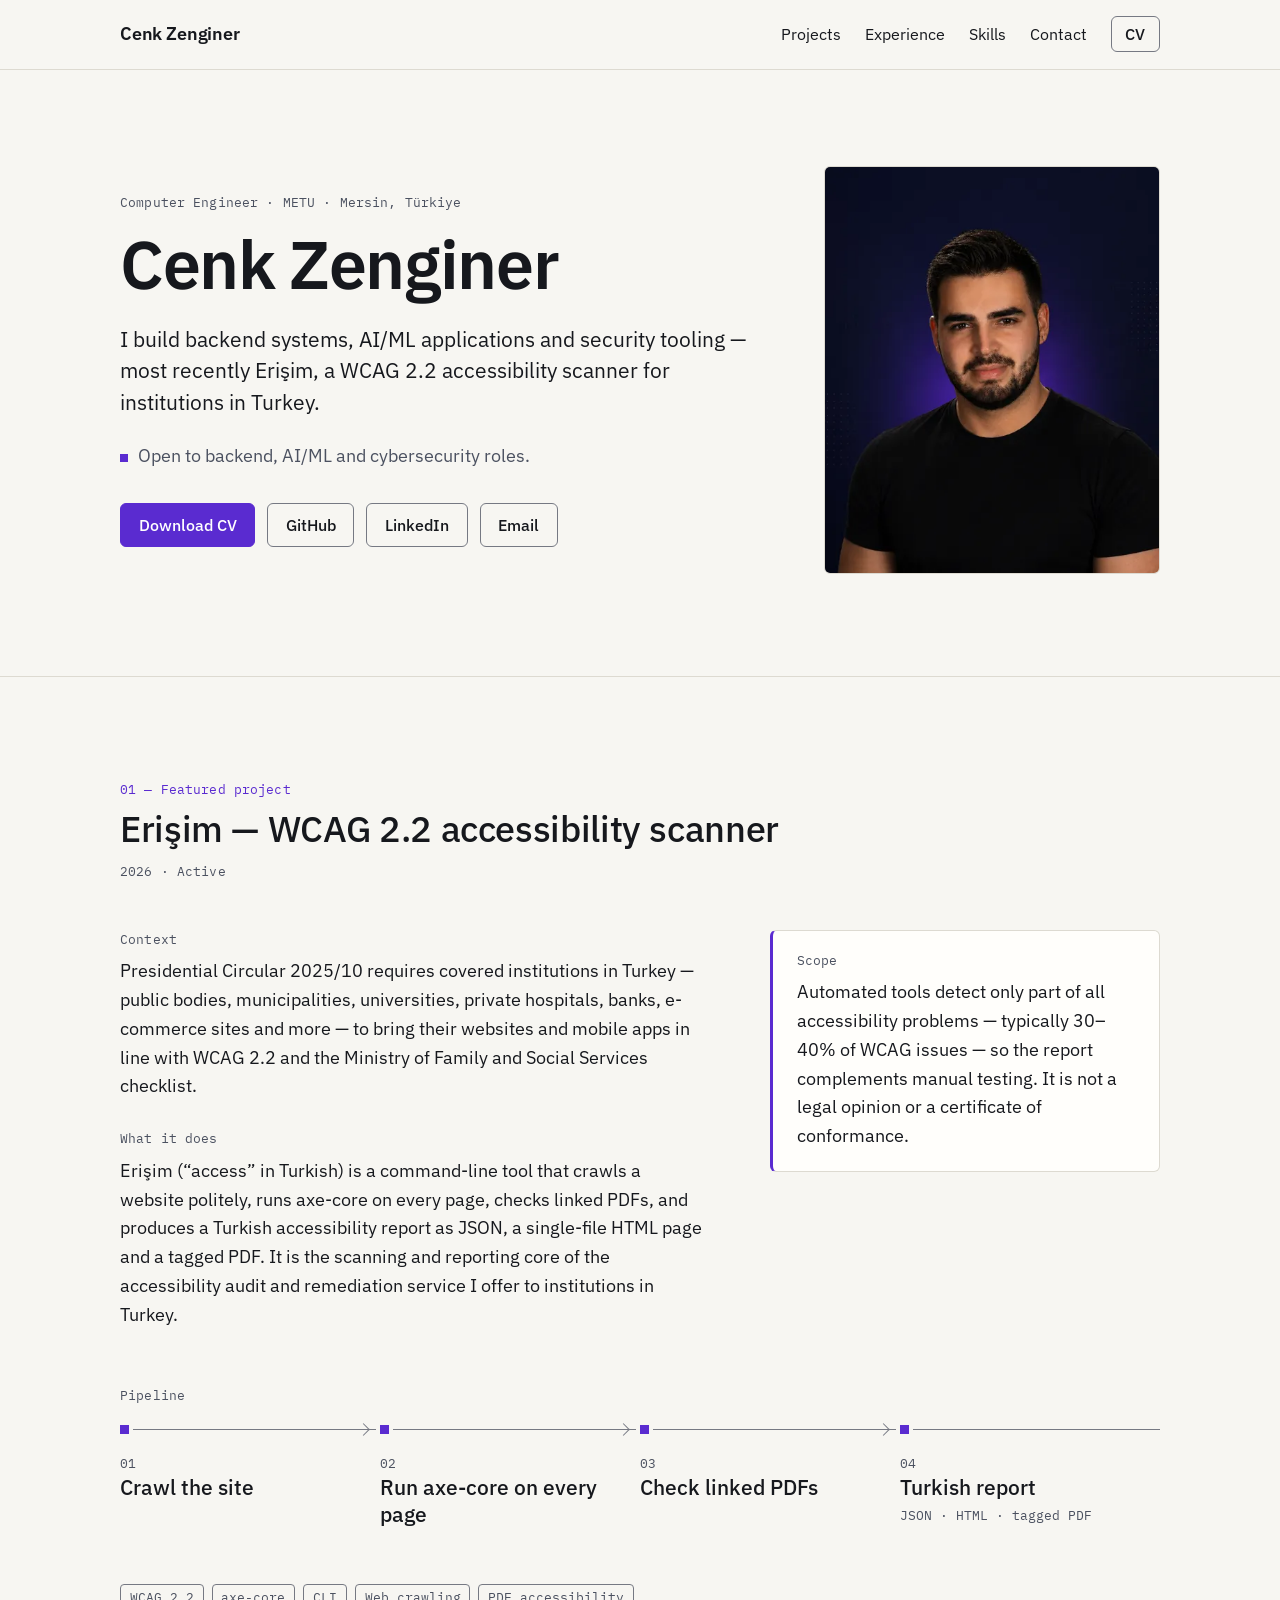
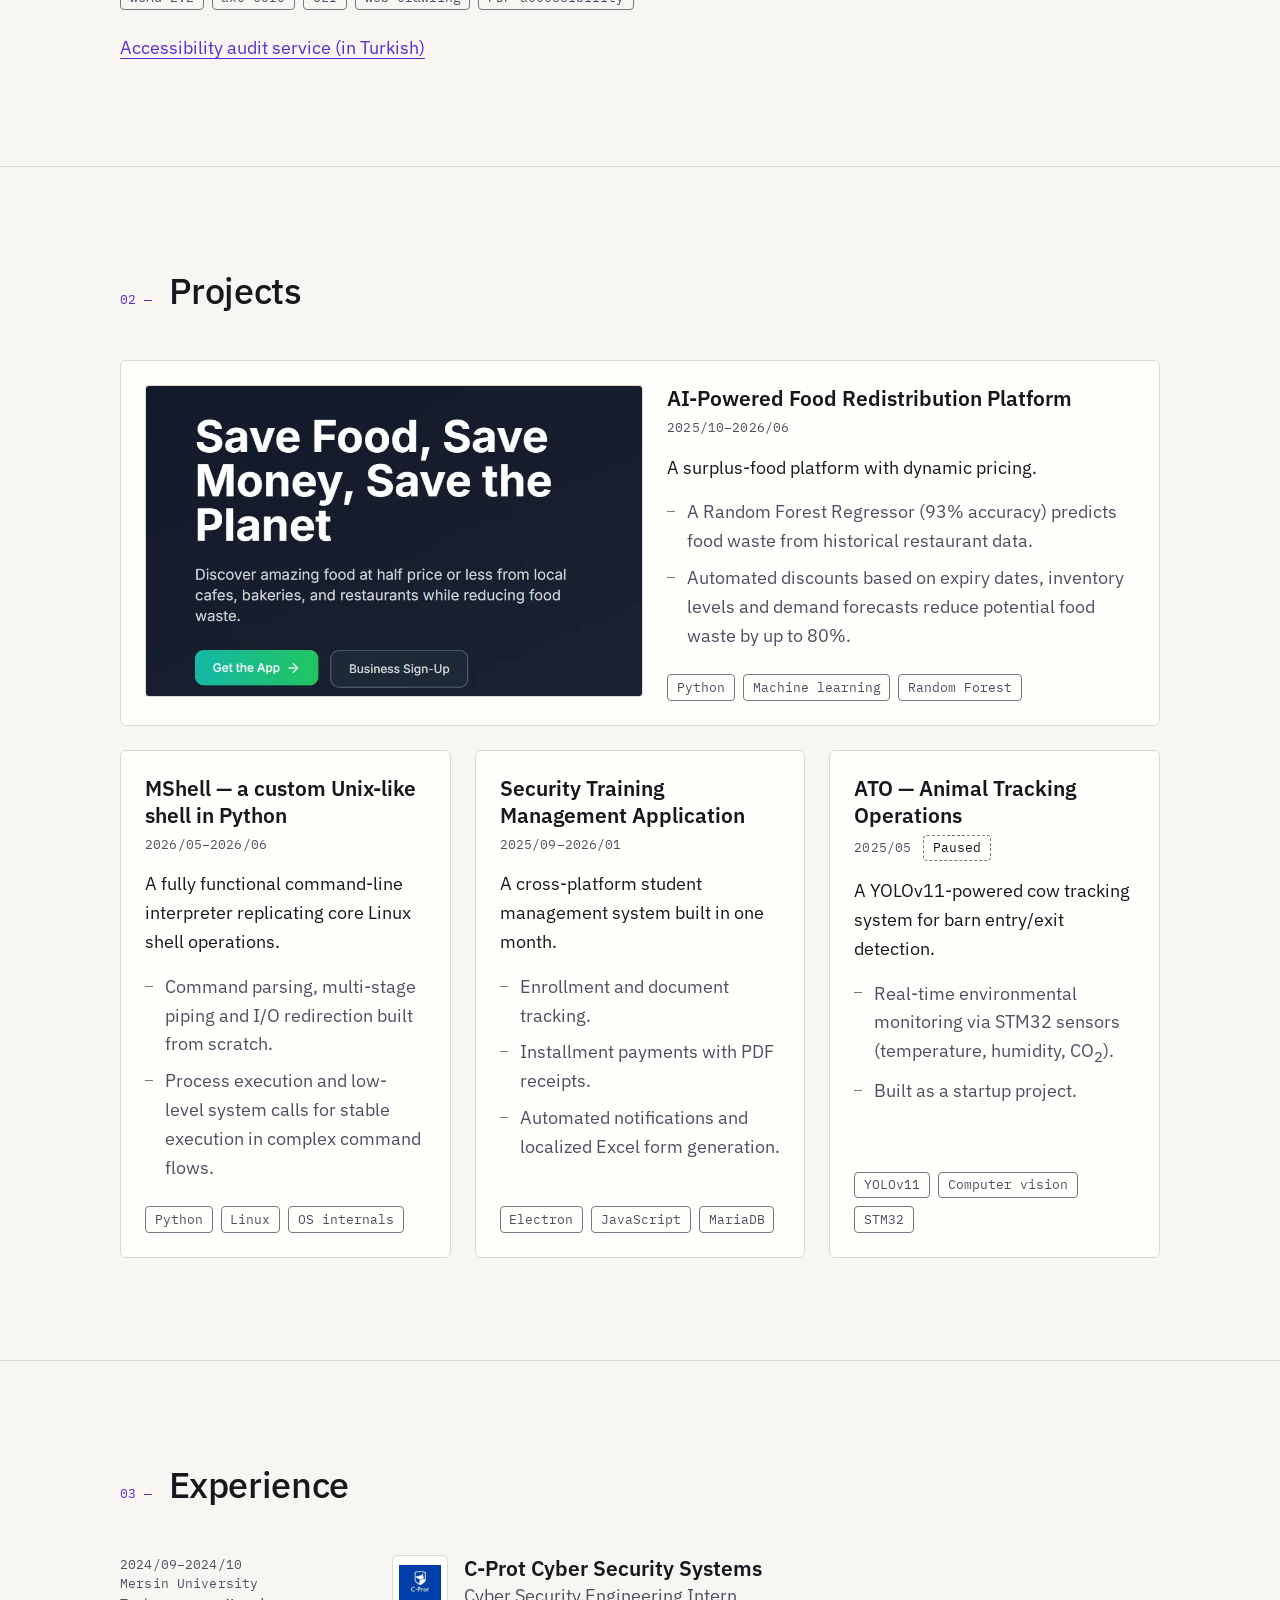
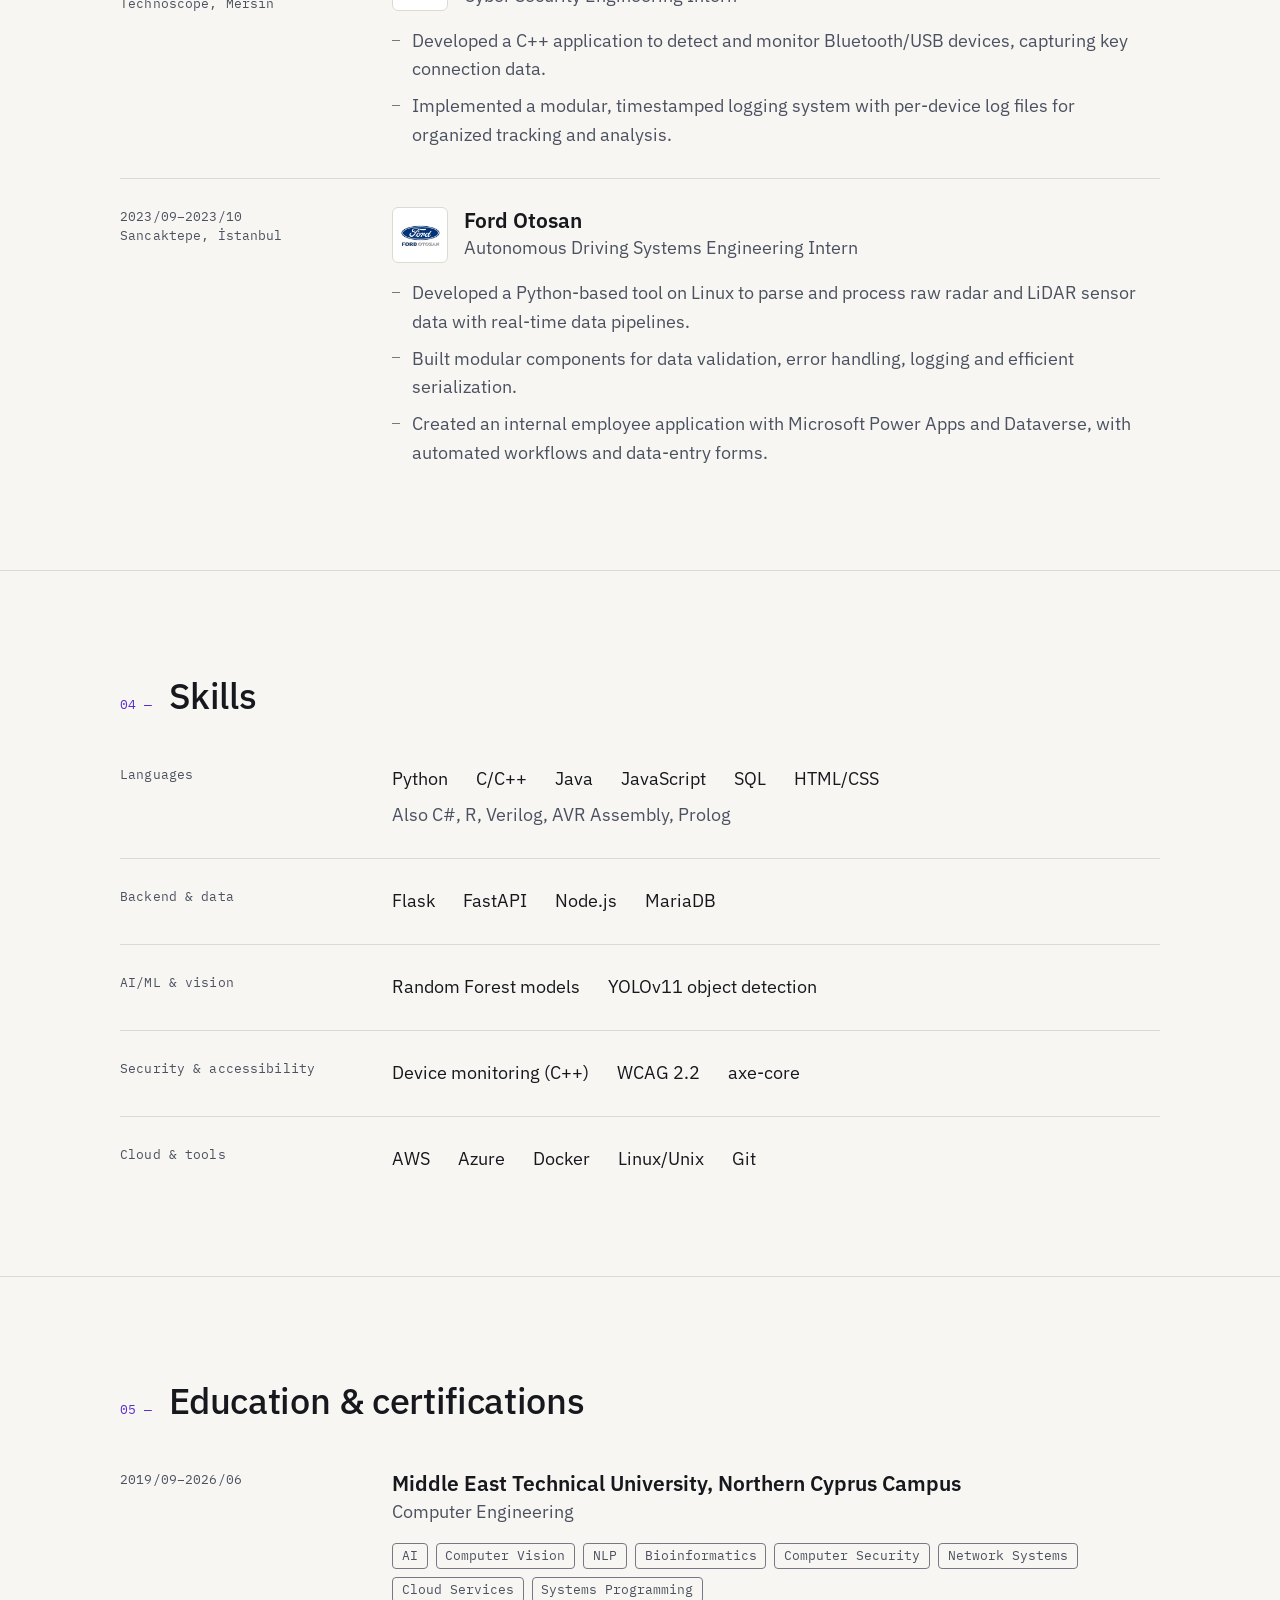
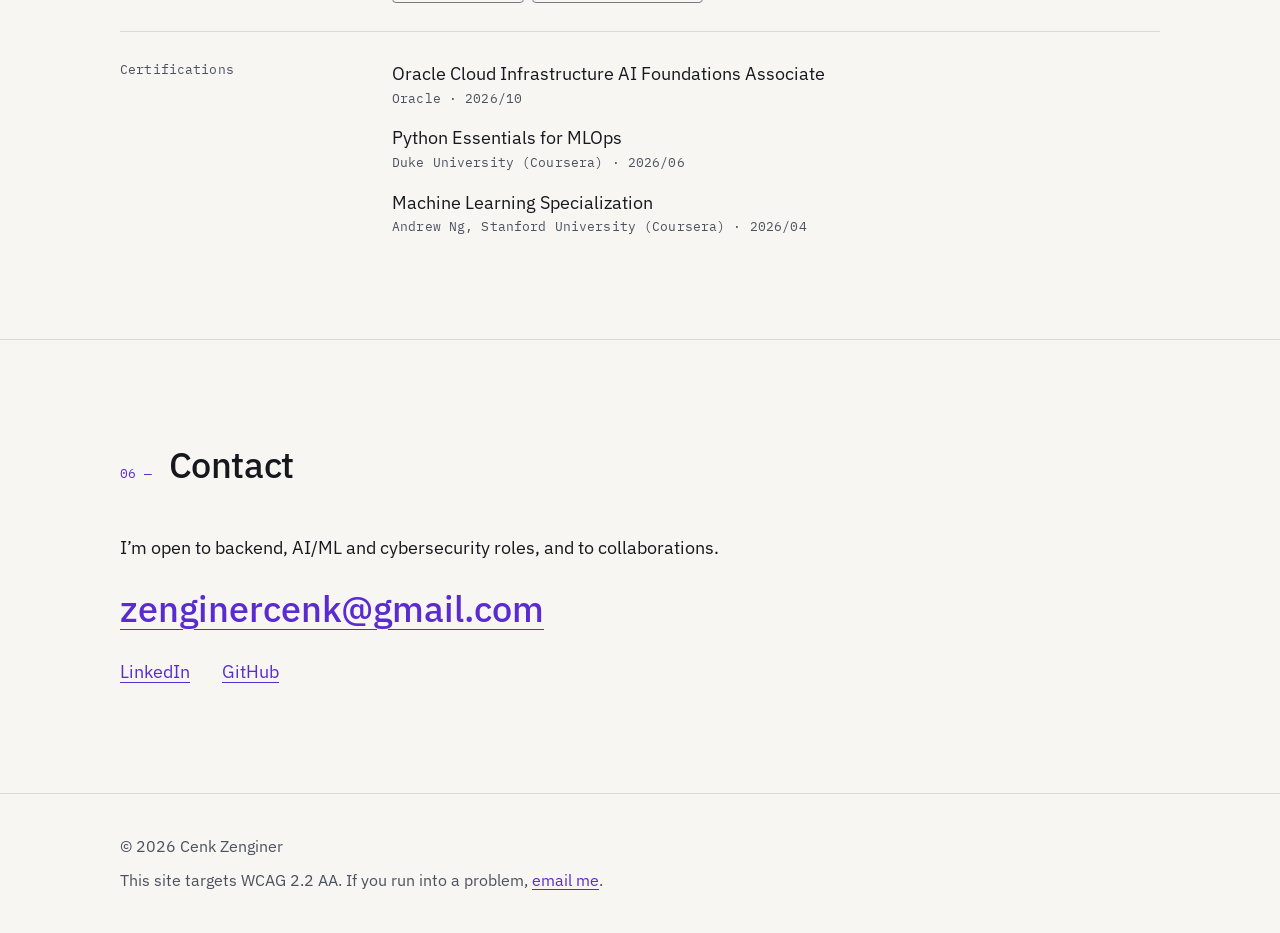
<file: index.html>
<!doctype html>
<html lang="en">
<head>
  <meta charset="utf-8">
  <meta name="viewport" content="width=device-width, initial-scale=1">
  <title>Cenk Zenginer — Computer Engineer (Backend · AI/ML · Security)</title>
  <meta name="description" content="Cenk Zenginer is a computer engineer building backend systems, AI/ML applications and security tooling — most recently Erişim, a WCAG 2.2 accessibility scanner for institutions in Turkey.">
  <link rel="canonical" href="https://cenkzenginer.github.io/portfolio/">

  <meta name="color-scheme" content="dark light">
  <meta name="theme-color" content="#0e1016" media="(prefers-color-scheme: dark)">
  <meta name="theme-color" content="#f7f6f2" media="(prefers-color-scheme: light)">

  <meta property="og:type" content="website">
  <meta property="og:site_name" content="Cenk Zenginer">
  <meta property="og:title" content="Cenk Zenginer — Computer Engineer (Backend · AI/ML · Security)">
  <meta property="og:description" content="Backend systems, AI/ML applications and security tooling — most recently Erişim, a WCAG 2.2 accessibility scanner for institutions in Turkey.">
  <meta property="og:url" content="https://cenkzenginer.github.io/portfolio/">
  <meta property="og:locale" content="en_US">
  <meta property="og:image" content="https://cenkzenginer.github.io/portfolio/assets/og-image.png">
  <meta property="og:image:width" content="1200">
  <meta property="og:image:height" content="630">
  <meta property="og:image:alt" content="Cenk Zenginer — Computer Engineer. Backend, AI/ML and security.">
  <meta name="twitter:card" content="summary_large_image">
  <meta name="twitter:title" content="Cenk Zenginer — Computer Engineer (Backend · AI/ML · Security)">
  <meta name="twitter:description" content="Backend systems, AI/ML applications and security tooling — most recently Erişim, a WCAG 2.2 accessibility scanner for institutions in Turkey.">
  <meta name="twitter:image" content="https://cenkzenginer.github.io/portfolio/assets/og-image.png">
  <meta name="twitter:image:alt" content="Cenk Zenginer — Computer Engineer. Backend, AI/ML and security.">

  <link rel="icon" href="favicon.svg" type="image/svg+xml">
  <link rel="apple-touch-icon" href="apple-touch-icon.png">
  <link rel="preload" href="assets/fonts/ibm-plex-sans-latin-400-normal.woff2" as="font" type="font/woff2" crossorigin>
  <link rel="stylesheet" href="assets/css/style.css">

  <!-- Structured data only; this is not executable JavaScript. -->
  <script type="application/ld+json">
  {
    "@context": "https://schema.org",
    "@type": "Person",
    "name": "Cenk Zenginer",
    "jobTitle": "Computer Engineer",
    "url": "https://cenkzenginer.github.io/portfolio/",
    "email": "mailto:zenginercenk@gmail.com",
    "alumniOf": {
      "@type": "CollegeOrUniversity",
      "name": "Middle East Technical University, Northern Cyprus Campus"
    },
    "sameAs": [
      "https://www.linkedin.com/in/cenk-zenginer-b6961a226/",
      "https://github.com/cenkzenginer"
    ]
  }
  </script>
</head>
<body id="top">
  <a class="skip-link" href="#main">Skip to main content</a>

  <header class="site-header">
    <div class="wrap">
      <a class="wordmark" href="#top">Cenk Zenginer</a>
      <nav class="site-nav" aria-label="Primary">
        <ul>
          <li><a href="#projects">Projects</a></li>
          <li><a href="#experience">Experience</a></li>
          <li><a href="#skills">Skills</a></li>
          <li><a href="#contact">Contact</a></li>
          <li><a class="button button--small" href="assets/Cenk_Zenginer_CV.pdf">CV<span class="visually-hidden"> (PDF)</span></a></li>
        </ul>
      </nav>
    </div>
  </header>

  <main id="main">

    <!-- Hero -->
    <section class="hero" aria-labelledby="hero-title">
      <div class="wrap">
        <div>
          <p class="mono">Computer Engineer · METU · Mersin, Türkiye</p>
          <h1 id="hero-title">Cenk Zenginer</h1>
          <p class="lead">I build backend systems, AI/ML applications and security tooling — most recently Erişim, a WCAG 2.2 accessibility scanner for institutions in Turkey.</p>
          <p class="status">Open to backend, AI/ML and cybersecurity roles.</p>
          <ul class="button-row">
            <li><a class="button button--primary" href="assets/Cenk_Zenginer_CV.pdf" download>Download CV<span class="visually-hidden"> (PDF)</span></a></li>
            <li><a class="button" href="https://github.com/cenkzenginer">GitHub</a></li>
            <li><a class="button" href="https://www.linkedin.com/in/cenk-zenginer-b6961a226/">LinkedIn</a></li>
            <li><a class="button" href="mailto:zenginercenk@gmail.com">Email</a></li>
          </ul>
        </div>
        <img class="portrait"
             src="assets/img/portrait-800.webp"
             srcset="assets/img/portrait-480.webp 480w, assets/img/portrait-800.webp 800w"
             sizes="(min-width: 52em) 21rem, 16rem"
             width="800" height="972"
             alt="Portrait of Cenk Zenginer"
             fetchpriority="high" decoding="async">
      </div>
    </section>

    <!-- 01 Featured project: Erişim -->
    <section class="section" id="erisim" aria-labelledby="erisim-title">
      <div class="wrap">
        <div class="section-head">
          <h2 id="erisim-title"><span class="section-num section-num--label">01 — Featured project</span> Erişim — WCAG 2.2 accessibility scanner</h2>
          <p class="mono feature-meta">2026 · Active</p>
        </div>

        <div class="feature-body">
          <div>
            <h3 class="kicker">Context</h3>
            <p>Presidential Circular 2025/10 requires covered institutions in Turkey — public bodies, municipalities, universities, private hospitals, banks, e-commerce sites and more — to bring their websites and mobile apps in line with WCAG 2.2 and the Ministry of Family and Social Services checklist.</p>

            <h3 class="kicker">What it does</h3>
            <p><span lang="tr">Erişim</span> (“access” in Turkish) is a command-line tool that crawls a website politely, runs axe-core on every page, checks linked PDFs, and produces a Turkish accessibility report as JSON, a single-file HTML page and a tagged PDF. It is the scanning and reporting core of the accessibility audit and remediation service I offer to institutions in Turkey.</p>
          </div>

          <div class="scope-note">
            <h3 class="kicker">Scope</h3>
            <p>Automated tools detect only part of all accessibility problems — typically 30–40% of WCAG issues — so the report complements manual testing. It is not a legal opinion or a certificate of conformance.</p>
          </div>
        </div>

        <div class="pipeline-block">
          <h3 class="kicker">Pipeline</h3>
          <ol class="pipeline">
            <li>
              <span class="step-num" aria-hidden="true">01</span>
              <span class="step-title">Crawl the site</span>
            </li>
            <li>
              <span class="step-num" aria-hidden="true">02</span>
              <span class="step-title">Run axe-core on every page</span>
            </li>
            <li>
              <span class="step-num" aria-hidden="true">03</span>
              <span class="step-title">Check linked PDFs</span>
            </li>
            <li>
              <span class="step-num" aria-hidden="true">04</span>
              <span class="step-title">Turkish report</span>
              <span class="step-meta">JSON · HTML · tagged PDF</span>
            </li>
          </ol>
        </div>

        <!-- TODO(image): add the Erişim report screenshot here once
             assets/projects/erisim-report.png exists (convert to WebP, set
             width/height, loading="lazy", and alt text describing what the
             report shows). -->

        <div class="feature-foot">
          <ul class="chips" aria-label="Technologies">
            <li>WCAG 2.2</li>
            <li>axe-core</li>
            <li>CLI</li>
            <li>Web crawling</li>
            <li>PDF accessibility</li>
          </ul>
          <p>
            <a href="https://cenkzenginer.github.io/" hreflang="tr">Accessibility audit service (in Turkish)</a>
            <!-- TODO(link): the Erişim source code is private. Add a
                 "Source code" link here if the repository becomes public. -->
          </p>
        </div>
      </div>
    </section>

    <!-- 02 Projects -->
    <section class="section" id="projects" aria-labelledby="projects-title">
      <div class="wrap">
        <div class="section-head">
          <h2 id="projects-title"><span class="section-num">02 —</span> Projects</h2>
        </div>

        <div class="card-grid">

          <article class="card card--wide">
            <img class="card-shot"
                 src="assets/projects/food-redistribution.webp"
                 width="840" height="525"
                 alt="Landing page of the food redistribution web app, with the headline “Save Food, Save Money, Save the Planet” and buttons to get the app or sign up as a business."
                 loading="lazy" decoding="async">
            <div class="card-body">
              <div class="card-head">
                <h3>AI-Powered Food Redistribution Platform</h3>
                <p class="mono">2025/10–2026/06</p>
              </div>
              <p>A surplus-food platform with dynamic pricing.</p>
              <ul class="highlights">
                <li>A Random Forest Regressor (93% accuracy) predicts food waste from historical restaurant data.</li>
                <li>Automated discounts based on expiry dates, inventory levels and demand forecasts reduce potential food waste by up to 80%.</li>
              </ul>
              <ul class="chips" aria-label="Technologies">
                <li>Python</li>
                <li>Machine learning</li>
                <li>Random Forest</li>
              </ul>
              <!-- TODO(link): add the food redistribution platform repository URL
                   (link text should include the project name). -->
            </div>
          </article>

          <!-- Text-only card: no screenshot available. -->
          <article class="card">
            <div class="card-body">
              <div class="card-head">
                <h3>MShell — a custom Unix-like shell in Python</h3>
                <p class="mono">2026/05–2026/06</p>
              </div>
              <p>A fully functional command-line interpreter replicating core Linux shell operations.</p>
              <ul class="highlights">
                <li>Command parsing, multi-stage piping and I/O redirection built from scratch.</li>
                <li>Process execution and low-level system calls for stable execution in complex command flows.</li>
              </ul>
              <ul class="chips" aria-label="Technologies">
                <li>Python</li>
                <li>Linux</li>
                <li>OS internals</li>
              </ul>
              <!-- TODO(link): add the MShell repository URL
                   (link text should include the project name). -->
            </div>
          </article>

          <!-- Text-only card: the existing screenshot shows a client name and
               payment/enrollment figures, and did not survive redaction. -->
          <article class="card">
            <div class="card-body">
              <div class="card-head">
                <h3>Security Training Management Application</h3>
                <p class="mono">2025/09–2026/01</p>
              </div>
              <p>A cross-platform student management system built in one month.</p>
              <ul class="highlights">
                <li>Enrollment and document tracking.</li>
                <li>Installment payments with PDF receipts.</li>
                <li>Automated notifications and localized Excel form generation.</li>
              </ul>
              <ul class="chips" aria-label="Technologies">
                <li>Electron</li>
                <li>JavaScript</li>
                <li>MariaDB</li>
              </ul>
              <!-- TODO(link): add the Security Training Management Application
                   repository URL (link text should include the project name). -->
            </div>
          </article>

          <!-- Text-only card: the previous image was a mock-up, not a screenshot. -->
          <article class="card">
            <div class="card-body">
              <div class="card-head">
                <h3>ATO — Animal Tracking Operations</h3>
                <p class="mono">2025/05</p>
                <span class="badge">Paused</span>
              </div>
              <p>A YOLOv11-powered cow tracking system for barn entry/exit detection.</p>
              <ul class="highlights">
                <li>Real-time environmental monitoring via STM32 sensors (temperature, humidity, CO<sub>2</sub>).</li>
                <li>Built as a startup project.</li>
              </ul>
              <ul class="chips" aria-label="Technologies">
                <li>YOLOv11</li>
                <li>Computer vision</li>
                <li>STM32</li>
              </ul>
              <!-- TODO(link): add the ATO repository URL
                   (link text should include the project name). -->
            </div>
          </article>

        </div>
      </div>
    </section>

    <!-- 03 Experience -->
    <section class="section" id="experience" aria-labelledby="experience-title">
      <div class="wrap">
        <div class="section-head">
          <h2 id="experience-title"><span class="section-num">03 —</span> Experience</h2>
        </div>

        <ol>
          <li class="row">
            <p class="mono job-meta">
              <span>2024/09–2024/10</span>
              <span>Mersin University Technoscope, Mersin</span>
            </p>
            <div>
              <div class="job-head">
                <span class="logo-tile"><img src="assets/img/logo-c-prot.webp" width="112" height="96" alt="" loading="lazy" decoding="async"></span>
                <div>
                  <h3>C-Prot Cyber Security Systems</h3>
                  <p class="role">Cyber Security Engineering Intern</p>
                </div>
              </div>
              <ul class="highlights">
                <li>Developed a C++ application to detect and monitor Bluetooth/USB devices, capturing key connection data.</li>
                <li>Implemented a modular, timestamped logging system with per-device log files for organized tracking and analysis.</li>
              </ul>
            </div>
          </li>

          <li class="row">
            <p class="mono job-meta">
              <span>2023/09–2023/10</span>
              <span>Sancaktepe, İstanbul</span>
            </p>
            <div>
              <div class="job-head">
                <span class="logo-tile"><img src="assets/img/logo-ford-otosan.webp" width="143" height="96" alt="" loading="lazy" decoding="async"></span>
                <div>
                  <h3>Ford Otosan</h3>
                  <p class="role">Autonomous Driving Systems Engineering Intern</p>
                </div>
              </div>
              <ul class="highlights">
                <li>Developed a Python-based tool on Linux to parse and process raw radar and LiDAR sensor data with real-time data pipelines.</li>
                <li>Built modular components for data validation, error handling, logging and efficient serialization.</li>
                <li>Created an internal employee application with Microsoft Power Apps and Dataverse, with automated workflows and data-entry forms.</li>
              </ul>
            </div>
          </li>
        </ol>
      </div>
    </section>

    <!-- 04 Skills -->
    <section class="section" id="skills" aria-labelledby="skills-title">
      <div class="wrap">
        <div class="section-head">
          <h2 id="skills-title"><span class="section-num">04 —</span> Skills</h2>
        </div>

        <div>
          <div class="row">
            <h3 class="kicker">Languages</h3>
            <div>
              <ul class="skill-list">
                <li>Python</li>
                <li>C/C++</li>
                <li>Java</li>
                <li>JavaScript</li>
                <li>SQL</li>
                <li>HTML/CSS</li>
              </ul>
              <p class="skill-also">Also C#, R, Verilog, AVR Assembly, Prolog</p>
            </div>
          </div>
          <div class="row">
            <h3 class="kicker">Backend &amp; data</h3>
            <ul class="skill-list">
              <li>Flask</li>
              <li>FastAPI</li>
              <li>Node.js</li>
              <li>MariaDB</li>
            </ul>
          </div>
          <div class="row">
            <h3 class="kicker">AI/ML &amp; vision</h3>
            <ul class="skill-list">
              <li>Random Forest models</li>
              <li>YOLOv11 object detection</li>
            </ul>
          </div>
          <div class="row">
            <h3 class="kicker">Security &amp; accessibility</h3>
            <ul class="skill-list">
              <li>Device monitoring (C++)</li>
              <li>WCAG 2.2</li>
              <li>axe-core</li>
            </ul>
          </div>
          <div class="row">
            <h3 class="kicker">Cloud &amp; tools</h3>
            <ul class="skill-list">
              <li>AWS</li>
              <li>Azure</li>
              <li>Docker</li>
              <li>Linux/Unix</li>
              <li>Git</li>
            </ul>
          </div>
        </div>
      </div>
    </section>

    <!-- 05 Education & certifications -->
    <section class="section" id="education" aria-labelledby="education-title">
      <div class="wrap">
        <div class="section-head">
          <h2 id="education-title"><span class="section-num">05 —</span> Education &amp; certifications</h2>
        </div>

        <div>
          <div class="row">
            <p class="mono">2019/09–2026/06</p>
            <div>
              <h3>Middle East Technical University, Northern Cyprus Campus</h3>
              <p class="role">Computer Engineering</p>
              <ul class="chips" aria-label="Coursework">
                <li>AI</li>
                <li>Computer Vision</li>
                <li>NLP</li>
                <li>Bioinformatics</li>
                <li>Computer Security</li>
                <li>Network Systems</li>
                <li>Cloud Services</li>
                <li>Systems Programming</li>
              </ul>
            </div>
          </div>

          <div class="row">
            <h3 class="kicker">Certifications</h3>
            <ul class="cert-list">
              <li>
                <!-- TODO(link): add the credential URL for this certificate. -->
                Oracle Cloud Infrastructure AI Foundations Associate
                <span class="mono">Oracle · 2026/10</span>
              </li>
              <li>
                <!-- TODO(link): add the credential URL for this certificate. -->
                Python Essentials for MLOps
                <span class="mono">Duke University (Coursera) · 2026/06</span>
              </li>
              <li>
                <!-- TODO(link): add the credential URL for this certificate. -->
                Machine Learning Specialization
                <span class="mono">Andrew Ng, Stanford University (Coursera) · 2026/04</span>
              </li>
            </ul>
          </div>
        </div>
      </div>
    </section>

    <!-- 06 Contact -->
    <section class="section" id="contact" aria-labelledby="contact-title">
      <div class="wrap">
        <div class="section-head">
          <h2 id="contact-title"><span class="section-num">06 —</span> Contact</h2>
        </div>
        <p>I’m open to backend, AI/ML and cybersecurity roles, and to collaborations.</p>
        <p><a class="contact-email" href="mailto:zenginercenk@gmail.com">zenginercenk@gmail.com</a></p>
        <ul class="link-list">
          <li><a href="https://www.linkedin.com/in/cenk-zenginer-b6961a226/">LinkedIn</a></li>
          <li><a href="https://github.com/cenkzenginer">GitHub</a></li>
        </ul>
      </div>
    </section>

  </main>

  <footer class="site-footer">
    <div class="wrap">
      <p>© 2026 Cenk Zenginer</p>
      <p>This site targets WCAG 2.2 AA. If you run into a problem, <a href="mailto:zenginercenk@gmail.com?subject=Accessibility%20problem%20on%20the%20portfolio%20site">email me</a>.</p>
    </div>
  </footer>
</body>
</html>
</file>
<file: assets/css/style.css>
/* Cenk Zenginer — portfolio
   Plain CSS, no build step. Dark scheme is the default; light follows
   prefers-color-scheme. All colours are custom properties (contrast ratios
   are listed in the README). */

/* ---------- Fonts (self-hosted, latin + latin-ext) ---------- */

@font-face {
  font-family: "IBM Plex Sans";
  font-style: normal;
  font-weight: 400;
  font-display: swap;
  src: url("../fonts/ibm-plex-sans-latin-ext-400-normal.woff2") format("woff2");
  unicode-range: U+0100-02BA, U+02BD-02C5, U+02C7-02CC, U+02CE-02D7, U+02DD-02FF, U+0304, U+0308, U+0329, U+1D00-1DBF, U+1E00-1E9F, U+1EF2-1EFF, U+2020, U+20A0-20AB, U+20AD-20C0, U+2113, U+2C60-2C7F, U+A720-A7FF;
}
@font-face {
  font-family: "IBM Plex Sans";
  font-style: normal;
  font-weight: 400;
  font-display: swap;
  src: url("../fonts/ibm-plex-sans-latin-400-normal.woff2") format("woff2");
  unicode-range: U+0000-00FF, U+0131, U+0152-0153, U+02BB-02BC, U+02C6, U+02DA, U+02DC, U+0304, U+0308, U+0329, U+2000-206F, U+20AC, U+2122, U+2191, U+2193, U+2212, U+2215, U+FEFF, U+FFFD;
}
@font-face {
  font-family: "IBM Plex Sans";
  font-style: normal;
  font-weight: 500;
  font-display: swap;
  src: url("../fonts/ibm-plex-sans-latin-ext-500-normal.woff2") format("woff2");
  unicode-range: U+0100-02BA, U+02BD-02C5, U+02C7-02CC, U+02CE-02D7, U+02DD-02FF, U+0304, U+0308, U+0329, U+1D00-1DBF, U+1E00-1E9F, U+1EF2-1EFF, U+2020, U+20A0-20AB, U+20AD-20C0, U+2113, U+2C60-2C7F, U+A720-A7FF;
}
@font-face {
  font-family: "IBM Plex Sans";
  font-style: normal;
  font-weight: 500;
  font-display: swap;
  src: url("../fonts/ibm-plex-sans-latin-500-normal.woff2") format("woff2");
  unicode-range: U+0000-00FF, U+0131, U+0152-0153, U+02BB-02BC, U+02C6, U+02DA, U+02DC, U+0304, U+0308, U+0329, U+2000-206F, U+20AC, U+2122, U+2191, U+2193, U+2212, U+2215, U+FEFF, U+FFFD;
}
@font-face {
  font-family: "IBM Plex Sans";
  font-style: normal;
  font-weight: 600;
  font-display: swap;
  src: url("../fonts/ibm-plex-sans-latin-ext-600-normal.woff2") format("woff2");
  unicode-range: U+0100-02BA, U+02BD-02C5, U+02C7-02CC, U+02CE-02D7, U+02DD-02FF, U+0304, U+0308, U+0329, U+1D00-1DBF, U+1E00-1E9F, U+1EF2-1EFF, U+2020, U+20A0-20AB, U+20AD-20C0, U+2113, U+2C60-2C7F, U+A720-A7FF;
}
@font-face {
  font-family: "IBM Plex Sans";
  font-style: normal;
  font-weight: 600;
  font-display: swap;
  src: url("../fonts/ibm-plex-sans-latin-600-normal.woff2") format("woff2");
  unicode-range: U+0000-00FF, U+0131, U+0152-0153, U+02BB-02BC, U+02C6, U+02DA, U+02DC, U+0304, U+0308, U+0329, U+2000-206F, U+20AC, U+2122, U+2191, U+2193, U+2212, U+2215, U+FEFF, U+FFFD;
}
@font-face {
  font-family: "IBM Plex Mono";
  font-style: normal;
  font-weight: 400;
  font-display: swap;
  src: url("../fonts/ibm-plex-mono-latin-ext-400-normal.woff2") format("woff2");
  unicode-range: U+0100-02BA, U+02BD-02C5, U+02C7-02CC, U+02CE-02D7, U+02DD-02FF, U+0304, U+0308, U+0329, U+1D00-1DBF, U+1E00-1E9F, U+1EF2-1EFF, U+2020, U+20A0-20AB, U+20AD-20C0, U+2113, U+2C60-2C7F, U+A720-A7FF;
}
@font-face {
  font-family: "IBM Plex Mono";
  font-style: normal;
  font-weight: 400;
  font-display: swap;
  src: url("../fonts/ibm-plex-mono-latin-400-normal.woff2") format("woff2");
  unicode-range: U+0000-00FF, U+0131, U+0152-0153, U+02BB-02BC, U+02C6, U+02DA, U+02DC, U+0304, U+0308, U+0329, U+2000-206F, U+20AC, U+2122, U+2191, U+2193, U+2212, U+2215, U+FEFF, U+FFFD;
}

/* ---------- Tokens ---------- */

:root {
  color-scheme: dark;

  --bg: #0e1016;            /* deep ink, faint cool tint */
  --surface: #161922;       /* one step lighter */
  --border: #2a2f3c;        /* hairlines (decorative) */
  --border-strong: #6f778c; /* control and chip borders, >= 3:1 */
  --text: #e8eaf0;
  --text-muted: #aab0c0;
  --accent: #b3a0ff;        /* violet: links, focus rings, small highlights */
  --accent-ink: #0e1016;    /* text on an accent fill */
  --tile: #ffffff;          /* neutral tile behind company logos */

  --font-sans: "IBM Plex Sans", system-ui, -apple-system, "Segoe UI", Roboto, sans-serif;
  --font-mono: "IBM Plex Mono", ui-monospace, "Cascadia Mono", Consolas, monospace;

  --step--1: 0.8125rem;
  --step-0: clamp(1.0625rem, 1.02rem + 0.2vw, 1.125rem);
  --step-1: clamp(1.1875rem, 1.12rem + 0.3vw, 1.3125rem);
  --step-2: clamp(1.625rem, 1.35rem + 1.2vw, 2.25rem);
  --step-3: clamp(2.5rem, 1.7rem + 3.6vw, 4.25rem);

  --gutter: clamp(1.25rem, 4vw, 2.5rem);
  --section-gap: clamp(3.5rem, 8vw, 6.5rem);
  --margin-col: 15rem;
  --radius: 6px;
}

@media (prefers-color-scheme: light) {
  :root {
    color-scheme: light;

    --bg: #f7f6f2;            /* off-white paper */
    --surface: #fffefb;
    --border: #dddad1;
    --border-strong: #767983;
    --text: #16181d;
    --text-muted: #4b5160;
    --accent: #5a2bd0;        /* deeper violet */
    --accent-ink: #ffffff;
  }
}

/* ---------- Base ---------- */

*,
*::before,
*::after {
  box-sizing: border-box;
}

html {
  scroll-padding-top: 1.5rem;
  -webkit-text-size-adjust: 100%;
  text-size-adjust: 100%;
}

body {
  margin: 0;
  background: var(--bg);
  color: var(--text);
  font-family: var(--font-sans);
  font-size: var(--step-0);
  line-height: 1.6;
  overflow-wrap: break-word;
}

h1,
h2,
h3,
p,
ul,
ol,
dl,
dd,
figure {
  margin: 0;
}

ul,
ol {
  padding: 0;
  list-style: none;
}

p,
li {
  max-width: 68ch;
}

img {
  display: block;
  max-width: 100%;
  height: auto;
}

a {
  color: var(--accent);
  text-decoration-line: underline;
  text-decoration-thickness: 1px;
  text-underline-offset: 0.2em;
}

a:hover {
  text-decoration-thickness: 2px;
}

:focus-visible {
  outline: 3px solid var(--accent);
  outline-offset: 3px;
  border-radius: 2px;
}

h1 {
  font-size: var(--step-3);
  font-weight: 600;
  line-height: 1.05;
  letter-spacing: -0.02em;
}

h2 {
  font-size: var(--step-2);
  font-weight: 500;
  line-height: 1.2;
  letter-spacing: -0.01em;
}

h3 {
  font-size: var(--step-1);
  font-weight: 600;
  line-height: 1.3;
}

.wrap {
  max-width: 70rem;
  margin-inline: auto;
  padding-inline: var(--gutter);
}

.mono {
  font-family: var(--font-mono);
  font-size: var(--step--1);
  line-height: 1.5;
  letter-spacing: 0.01em;
  color: var(--text-muted);
}

.visually-hidden {
  position: absolute;
  width: 1px;
  height: 1px;
  margin: -1px;
  padding: 0;
  overflow: hidden;
  clip-path: inset(50%);
  white-space: nowrap;
  border: 0;
}

.skip-link {
  position: absolute;
  top: 0.5rem;
  left: 0.5rem;
  z-index: 20;
  padding: 0.6rem 1rem;
  background: var(--surface);
  color: var(--text);
  border: 1px solid var(--border-strong);
  border-radius: var(--radius);
  transform: translateY(-200%);
}

.skip-link:focus {
  transform: none;
}

/* ---------- Header ---------- */

.site-header {
  background: var(--bg);
  border-bottom: 1px solid var(--border);
}

.site-header .wrap {
  display: flex;
  flex-wrap: wrap;
  align-items: center;
  justify-content: space-between;
  gap: 0.25rem 2rem;
  padding-block: 0.75rem;
}

.wordmark {
  display: inline-block;
  padding-block: 0.5rem;
  color: var(--text);
  font-weight: 600;
  letter-spacing: -0.01em;
  text-decoration: none;
}

.wordmark:hover {
  text-decoration: underline;
}

.site-nav ul {
  display: flex;
  flex-wrap: wrap;
  align-items: center;
  gap: 0.25rem 1.5rem;
}

.site-nav li {
  max-width: none;
}

.site-nav a:not(.button) {
  display: inline-block;
  padding-block: 0.5rem;
  color: var(--text);
  font-size: 1rem;
  text-decoration: none;
}

.site-nav a:not(.button):hover {
  text-decoration: underline;
  text-decoration-color: var(--accent);
  text-decoration-thickness: 2px;
}

/* Sticky only where the header is a single row; scroll-padding keeps
   focused and targeted elements clear of it. */
@media (min-width: 48em) {
  html {
    scroll-padding-top: 6rem;
  }

  .site-header {
    position: sticky;
    top: 0;
    z-index: 10;
  }
}

/* ---------- Buttons ---------- */

.button {
  display: inline-flex;
  align-items: center;
  min-height: 2.75rem;
  padding: 0.5rem 1.1rem;
  background: transparent;
  color: var(--text);
  border: 1px solid var(--border-strong);
  border-radius: var(--radius);
  font-size: 1rem;
  font-weight: 500;
  line-height: 1.3;
  text-decoration: none;
}

.button:hover {
  background: var(--surface);
  border-color: var(--text);
}

.button--primary {
  background: var(--accent);
  border-color: var(--accent);
  color: var(--accent-ink);
}

.button--primary:hover {
  background: var(--text);
  border-color: var(--text);
  color: var(--bg);
}

.button--small {
  min-height: 2.25rem;
  padding: 0.3rem 0.85rem;
}

.button-row {
  display: flex;
  flex-wrap: wrap;
  gap: 0.75rem;
}

.button-row li {
  max-width: none;
}

/* ---------- Chips and badges ---------- */

.chips {
  display: flex;
  flex-wrap: wrap;
  gap: 0.5rem;
}

.chips li,
.badge {
  max-width: none;
  padding: 0.15rem 0.55rem;
  border: 1px solid var(--border-strong);
  border-radius: 4px;
  font-family: var(--font-mono);
  font-size: var(--step--1);
  line-height: 1.5;
  color: var(--text-muted);
}

.badge {
  display: inline-block;
  color: var(--text);
  border-style: dashed;
}

/* ---------- Sections ---------- */

.section {
  padding-block: var(--section-gap);
  border-top: 1px solid var(--border);
}

.section-head {
  margin-bottom: clamp(2rem, 4vw, 3rem);
}

.section-head h2 {
  display: flex;
  flex-wrap: wrap;
  align-items: baseline;
  gap: 0.5rem 1rem;
}

.section-num {
  flex: none;
  font-family: var(--font-mono);
  font-size: var(--step--1);
  font-weight: 400;
  line-height: 1.5;
  letter-spacing: 0.01em;
  color: var(--accent);
}

/* Featured project: the label sits on its own line above the title. */
.section-num--label {
  flex-basis: 100%;
}

/* "Margin column" rows: mono label on the left, content on the right. */
.row {
  display: grid;
  max-width: none;
  gap: 0.75rem 2rem;
  padding-block: 1.75rem;
  border-top: 1px solid var(--border);
}

.row:first-child {
  padding-top: 0;
  border-top: 0;
}

.row:last-child {
  padding-bottom: 0;
}

@media (min-width: 52em) {
  .row {
    grid-template-columns: var(--margin-col) minmax(0, 1fr);
  }
}

/* ---------- Hero ---------- */

.hero {
  padding-block: clamp(3rem, 8vw, 6rem) var(--section-gap);
}

.hero .wrap {
  display: grid;
  gap: 2.5rem 4rem;
  align-items: center;
}

.hero h1 {
  margin-block: 1rem 1.5rem;
}

.lead {
  font-size: var(--step-1);
  line-height: 1.5;
  max-width: 34em;
}

.status {
  display: flex;
  align-items: baseline;
  gap: 0.6rem;
  margin-block: 1.5rem 2rem;
  color: var(--text-muted);
}

.status::before {
  content: "";
  flex: none;
  width: 0.5rem;
  height: 0.5rem;
  background: var(--accent);
}

.portrait {
  width: 100%;
  max-width: 16rem;
  aspect-ratio: 569 / 691;
  object-fit: cover;
  border: 1px solid var(--border);
  border-radius: var(--radius);
}

@media (min-width: 52em) {
  .hero .wrap {
    grid-template-columns: minmax(0, 1fr) minmax(16rem, 21rem);
  }

  .portrait {
    max-width: none;
  }
}

/* ---------- Featured project: Erişim ---------- */

.feature-meta {
  margin-top: 0.75rem;
}

.feature-body {
  display: grid;
  gap: 2rem 4rem;
}

.feature-body > div > * + h3 {
  margin-top: 1.75rem;
}

.kicker {
  margin-bottom: 0.5rem;
  font-family: var(--font-mono);
  font-size: var(--step--1);
  font-weight: 400;
  line-height: 1.5;
  letter-spacing: 0.01em;
  color: var(--text-muted);
}

.scope-note {
  align-self: start;
  padding: 1.25rem 1.5rem;
  background: var(--surface);
  border: 1px solid var(--border);
  border-left: 3px solid var(--accent);
  border-radius: var(--radius);
}

@media (min-width: 52em) {
  .feature-body {
    grid-template-columns: minmax(0, 1.5fr) minmax(0, 1fr);
  }
}

.pipeline-block {
  margin-block: clamp(2.5rem, 5vw, 3.5rem);
}

.pipeline-block .kicker {
  margin-bottom: 1.5rem;
}

/* Signature element: an ordered list drawn as a flow line with a node per
   step. Vertical by default, horizontal on wide screens. */
.pipeline {
  margin-left: 0.3rem;
}

.pipeline li {
  position: relative;
  max-width: none;
  padding: 0 0 1.75rem 1.75rem;
  border-left: 1px solid var(--border-strong);
}

.pipeline li:last-child {
  padding-bottom: 0;
}

/* node */
.pipeline li::before {
  content: "";
  position: absolute;
  top: 0.4rem;
  left: -0.3125rem;
  width: 0.5625rem;
  height: 0.5625rem;
  background: var(--accent);
  outline: 4px solid var(--bg);
}

/* arrowhead at the end of each segment */
.pipeline li:not(:last-child)::after {
  content: "";
  position: absolute;
  bottom: 0.25rem;
  left: -0.3125rem;
  width: 0.5625rem;
  height: 0.5625rem;
  border-right: 1px solid var(--border-strong);
  border-bottom: 1px solid var(--border-strong);
  transform: rotate(45deg);
}

.step-num {
  display: block;
  font-family: var(--font-mono);
  font-size: var(--step--1);
  line-height: 1.5;
  color: var(--text-muted);
}

.step-title {
  display: block;
  font-size: var(--step-1);
  font-weight: 500;
  line-height: 1.3;
}

.step-meta {
  display: block;
  margin-top: 0.35rem;
  font-family: var(--font-mono);
  font-size: var(--step--1);
  line-height: 1.5;
  color: var(--text-muted);
}

@media (min-width: 52em) {
  .pipeline {
    display: grid;
    grid-template-columns: repeat(4, minmax(0, 1fr));
    margin: 0.3rem 0 0;
  }

  .pipeline li,
  .pipeline li:last-child {
    padding: 1.5rem 1.5rem 0 0;
    border-left: 0;
    border-top: 1px solid var(--border-strong);
  }

  .pipeline li::before {
    top: -0.3125rem;
    left: 0;
  }

  .pipeline li:not(:last-child)::after {
    top: -0.3125rem;
    right: 0.75rem;
    bottom: auto;
    left: auto;
    transform: rotate(-45deg);
  }
}

.feature-foot {
  display: grid;
  gap: 1.5rem;
}

/* ---------- Project cards ---------- */

.card-grid {
  display: grid;
  gap: 1.5rem;
}

@media (min-width: 46em) {
  .card-grid {
    grid-template-columns: repeat(2, minmax(0, 1fr));
  }
}

@media (min-width: 64em) {
  .card-grid {
    grid-template-columns: repeat(3, minmax(0, 1fr));
  }
}

.card {
  display: flex;
  flex-direction: column;
  background: var(--surface);
  border: 1px solid var(--border);
  border-radius: var(--radius);
  overflow: hidden;
}

.card-shot {
  width: 100%;
  aspect-ratio: 16 / 10;
  object-fit: cover;
  border-bottom: 1px solid var(--border);
}

/* A card with a screenshot spans the row on wide screens: image beside
   the text. */
@media (min-width: 46em) {
  .card--wide {
    grid-column: 1 / -1;
    flex-direction: row;
  }

  /* Inset and uncropped, so the whole screenshot stays visible. */
  .card--wide .card-shot {
    align-self: flex-start;
    width: 48%;
    margin: 1.5rem 0 1.5rem 1.5rem;
    border: 1px solid var(--border);
    border-radius: 4px;
  }
}

.card-body {
  display: flex;
  flex: 1;
  flex-direction: column;
  gap: 1rem;
  padding: 1.5rem;
}

.card-head {
  display: flex;
  flex-wrap: wrap;
  align-items: center;
  gap: 0.35rem 0.75rem;
}

.card-head h3 {
  flex-basis: 100%;
}

.highlights {
  display: grid;
  gap: 0.5rem;
  color: var(--text-muted);
}

.highlights li {
  position: relative;
  padding-left: 1.25rem;
}

.highlights li::before {
  content: "";
  position: absolute;
  top: 0.72em;
  left: 0;
  width: 0.5rem;
  height: 1px;
  background: var(--border-strong);
}

.card .chips {
  margin-top: auto;
  padding-top: 0.5rem;
}

/* ---------- Experience ---------- */

.job-meta span {
  display: block;
}

.job-head {
  display: flex;
  align-items: center;
  gap: 1rem;
  margin-bottom: 1rem;
}

.logo-tile {
  display: flex;
  flex: none;
  align-items: center;
  justify-content: center;
  width: 3.5rem;
  height: 3.5rem;
  padding: 0.4rem;
  background: var(--tile);
  border: 1px solid var(--border);
  border-radius: var(--radius);
}

.logo-tile img {
  max-height: 100%;
  width: auto;
  object-fit: contain;
}

.role {
  color: var(--text-muted);
}

/* ---------- Skills ---------- */

.skill-list {
  display: flex;
  flex-wrap: wrap;
  gap: 0.25rem 1.75rem;
}

.skill-list li {
  max-width: none;
}

.skill-also {
  margin-top: 0.5rem;
  color: var(--text-muted);
}

/* ---------- Education ---------- */

.row .chips {
  margin-top: 1rem;
}

.cert-list {
  display: grid;
  gap: 1rem;
}

.cert-list .mono {
  display: block;
}

/* ---------- Contact ---------- */

.contact-email {
  display: inline-block;
  margin-block: 1.5rem;
  font-size: var(--step-2);
  font-weight: 500;
  line-height: 1.2;
  overflow-wrap: anywhere;
}

.link-list {
  display: flex;
  flex-wrap: wrap;
  gap: 0.25rem 2rem;
}

.link-list a {
  display: inline-block;
  padding-block: 0.25rem;
}

/* ---------- Footer ---------- */

.site-footer {
  padding-block: 2.5rem;
  border-top: 1px solid var(--border);
  color: var(--text-muted);
  font-size: 1rem;
}

.site-footer .wrap {
  display: grid;
  gap: 0.5rem;
}

/* ---------- Motion ---------- */

@media (prefers-reduced-motion: no-preference) {
  a,
  .button {
    transition: color 120ms ease, background-color 120ms ease, border-color 120ms ease;
  }
}
</file>
